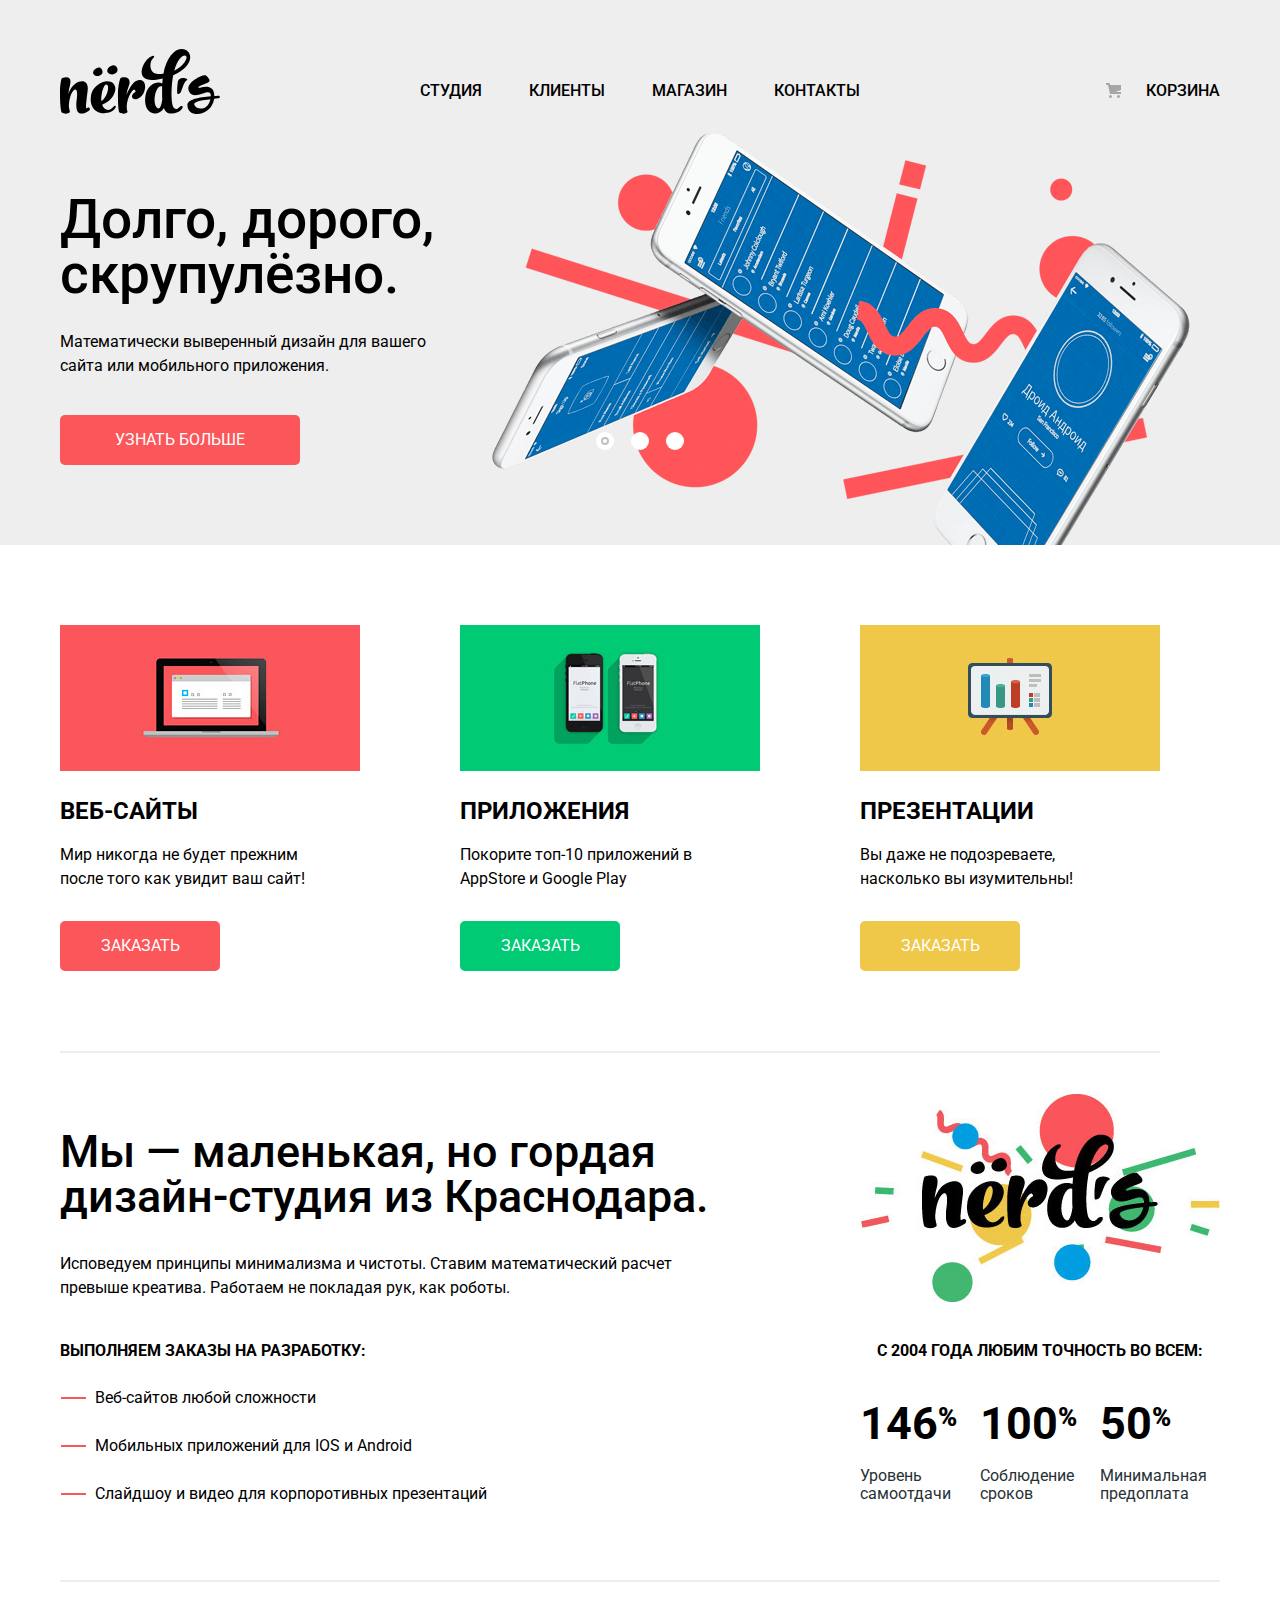
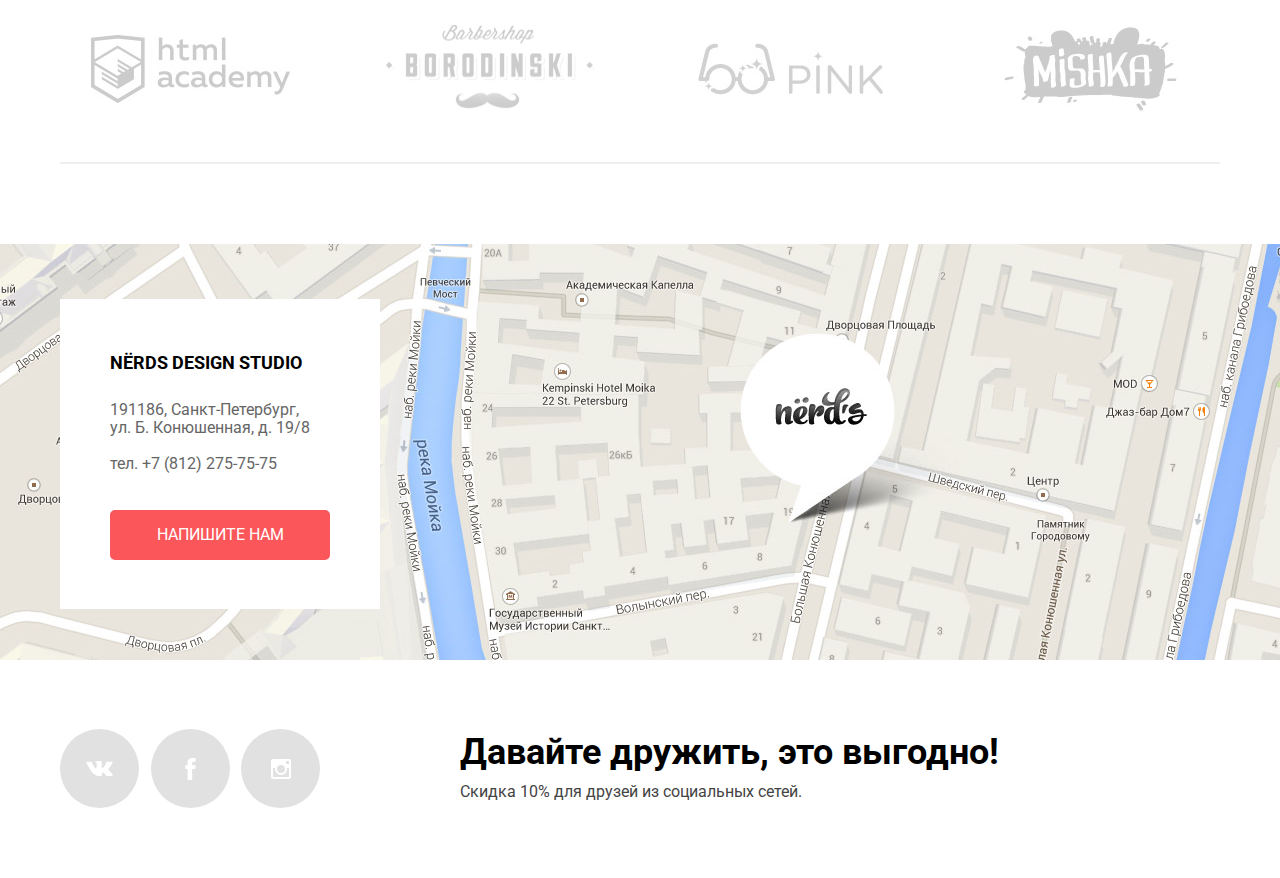
<file: index.html>
<!DOCTYPE html>
<html lang="ru">
  <head>
    <meta charset="utf-8">
    <title>Nerds</title>
    <link href="css\normalize.css" rel="stylesheet">
    <link href="css\mini_style.css" rel="stylesheet">
    <link href="https://fonts.googleapis.com/css?family=Roboto:400,500,700&amp;subset=cyrillic-ext" rel="stylesheet">
  </head>

  <body class="index-page">

  <!--- Хедер --->

    <header class="main-header">

      <nav class="main-navigation container">
        <a class="main-navigation-logo">
          <img src="image\logo\nerds-logo.svg" width="160" height="65"
          alt="Логотип сайта Nerds">
        </a>
        <ul class="main-navigation-list">
          <li><a href="#">Студия</a></li>
          <li><a href="#">Клиенты</a></li>
          <li><a href="catalog.html">Магазин</a></li>
          <li><a href="#">Контакты</a></li>
        </ul>
        <ul class="main-navigation-cart">
          <li><a class="cart-link" href="#">Корзина</a></li>
        </ul>
      </nav>

    <!--- Промо слайдеры --->

      <section class="promo container">
        <h2 class="visually-hidden">Наши слоганы</h2>

        <ul class="sliders">

          <li class="slider slider_1">
            <img class="slider-image slider-image_1" src="image\slide_image\slide_1.png"
            width="698" height="413" alt="Фотография с примером дизайна">
            <div class="slider-wrapper">
              <p class="sliders-text">
                <span>Долго, дорого, скрупулёзно.</span>
                <span>Математически выверенный дизайн для вашего
                  сайта или мобильного приложения.</span>
              </p>
              <a class="button button-slider" href="#">Узнать больше</a>
            </div>
          </li>

          <li class="slider slider_2">
            <img class="slider-image slider-image_2" src="image\slide_image\slide_2.png"
            width="663" height="430" alt="Фотография с примером дизайна">
            <div class="slider-wrapper">
              <p class="sliders-text">
                <span>Любим математику как никто другой</span>
                <span>Никакого креатива, только математические формулы
                  для расчёта идеальных пропорций</span>
              </p>
              <a class="button button-slider" href="#">Узнать больше</a>
            </div>
          </li>

          <li class="slider slider_3">
            <img class="slider-image slider-image_3" src="image\slide_image\slide_3.png"
            width="759" height="411" alt="Фотография с примером дизайна">
            <div class="slider-wrapper">
              <p class="sliders-text">
                <span>Только ночь, только хардкор</span>
                <span>Работать днём, как все? Мы против этого.
                  Ближе к полуночи работа только начинается.</span>
              </p>
              <a class="button button-slider" href="#">Узнать больше</a>
            </div>
          </li>

        </ul>

        <div class="slider-control-wrapper">
        <form class="slider-control" method="post">
          <ul>
            <li class="slider-control-list">
              <label class="slider-control-radio">
                <input class="visually-hidden slider-input" type="radio" name="lsider" checked>
                <span class="slider-control-indicator slider-control-1"></span>
                <span class="visually-hidden">Переключить на первый слайдер</span>
              </label>
            </li>
            <li class="slider-control-list">
              <label class="slider-control-radio">
                <input class="visually-hidden slider-input" type="radio" name="lsider">
                <span class="slider-control-indicator slider-control-2"></span>
                <span class="visually-hidden">Переключить на второй слайдер</span>
              </label>
            </li>
            <li class="slider-control-list">
              <label class="slider-control-radio">
                <input class="visually-hidden slider-input" type="radio" name="lsider">
                <span class="slider-control-indicator slider-control-3"></span>
                <span class="visually-hidden">Переключить на третий слайдер</span>
              </label>
            </li>
          </ul>
        </form>
        </div>

      </section>

    </header>

  <!--- Основное содержание --->

    <main class="container">

    <!--- Преимущества --->

      <section class="advantages">

        <h2 class="visually-hidden">Мы можем делать:</h2>
        <ul class="advantages-list">

          <li class="advantages-item">
            <img class="advantages-image" src="image\adventages\illustration-1.jpg"
              width="300" height="146" alt="Картинка с примером">
            <div class="advantages-tex-wrapper">
              <h3>Веб-сайты</h3>
              <p>Мир никогда не будет прежним после того как увидит ваш сайт!</p>
              <a class="button button-order" href="#">Заказать</a>
          </div>
          </li>

          <li class="advantages-item">
            <img class="advantages-image" src="image\adventages\illustration-2.jpg"
              width="300" height="146" alt="Картинка с примером">
            <div class="advantages-tex-wrapper">
              <h3>Приложения</h3>
              <p>Покорите топ-10 приложений в AppStore и Google Play</p>
              <a class="button button-order" href="#">Заказать</a>
            </div>
          </li>

          <li class="advantages-item">
            <img class="advantages-image" src="image\adventages\illustration-3.jpg"
              width="300" height="146" alt="Картинка с примером">
            <div class="advantages-tex-wrapper">
              <h3>Презентации</h3>
              <p>Вы даже не подозреваете, насколько вы изумительны!</p>
              <a class="button button-order" href="#">Заказать</a>
            </div>
          </li>

        </ul>

      </section>

    <!--- Немного о нас --->

      <section class="about-us">

        <div class="about-us-wrapper">
          <h2 class="visually-hidden">Немного о нас</h2>
          <p class="about-us-text">
            <span>Мы — маленькая, но гордая дизайн-студия из Краснодара.</span>
            <span>Исповедуем принципы минимализма и чистоты. Ставим математический
              расчет превыше креатива. Работаем не покладая рук, как роботы.</span>
          </p>

          <p class="development-order-head">Выполняем заказы на разработку:</p>

          <ul class="development-order-list">
            <li class="development-orders-item">Веб-сайтов любой сложности</li>
            <li class="development-orders-item">Мобильных приложений для IOS и Android</li>
            <li class="development-orders-item">Слайдшоу и видео для корпоротивных презентаций</li>
          </ul>
        </div>

        <div class="about-us-wrapper">
          <img class="about-us-image" src="image\about_us\nerds-illustration.jpg"
          width="360" height="208" alt="Логотип Nerds">
          <table class="about-us-table">
            <caption>С 2004 года любим точность во всем:</caption>
            <tr>
              <td>146<b>%</b></td>
              <td>100<b>%</b></td>
              <td>50<b>%</b></td>
            </tr>
            <tr>
              <td>Уровень самоотдачи</td>
              <td>Соблюдение сроков</td>
              <td>Минимальная предоплата</td>
            </tr>
          </table>
        </div>

      </section>

    <!--- Наши работы --->

      <section class="our-projects">

        <h2 class="visually-hidden">Наши работы</h2>

        <ul class="our-product-list">
          <li class="our-projects-item">
            <a href="#"><span class="visually-hidden">Html Академия</span>
            <img class="our-projects-image" src="image\our_projects\logo_1.jpg"
             width="199" height="68" alt="Html Академия">
            </a>
          </li>
          <li class="our-projects-item">
            <a href="#"><span class="visually-hidden">Барбершоп Бородинский</span>
            <img class="our-projects-image" src="image\our_projects\logo_2.jpg"
             width="209" height="87" alt="Барбершоп Бородинский">
            </a>
          </li>
          <li class="our-projects-item">
            <a href="#"><span class="visually-hidden">Пинк</span>
            <img class="our-projects-image" src="image\our_projects\logo_3.jpg"
              width="185" height="52" alt="Pink">
            </a>
          </li>
          <li class="our-projects-item">
            <a href="#"><span class="visually-hidden">Мишка</span>
            <img class="our-projects-image" src="image\our_projects\logo_4.jpg"
              width="173" height="84" alt="Мишка">
            </a>
          </li>
        </ul>

      </section>

    </main>

    <!--- Подвал --->

    <footer class="main-footer">

      <img class="map" src="image\map\map.jpg" width="1440" height="416"
       alt="Наш адрес: Санкт-Петербург, ул. Б. Конюшенная, д. 19/8">
      <div class="container">
        <section class="footer-contacts">
          <h2>NЁRDS DESIGN STUDIO</h2>
          <p>191186, Санкт-Петербург,<br> ул. Б. Конюшенная, д. 19/8<br><br>
            тел. +7 (812) 275-75-75</p>
          <a class="button button-contacts" href="#">Напишите нам</a>
        </section>

        <div class="footer-bottom">
          <ul class="social">
            <li>
              <a class="button social-button" href="#">
                <svg xmlns="http://www.w3.org/2000/svg" width="27" height="15" viewBox="0 0 26.14 14.91"><path d="M26 13.47l-.09-.17a13.55 13.55 0 0 0-2.6-3q-.87-.83-1.1-1.12A1 1 0 0 1 22 8a10.27 10.27 0 0 1 1.22-1.78l.88-1.16q2.35-3.13 2-4L26 .94a.8.8 0 0 0-.4-.22 2.14 2.14 0 0 0-.87 0h-3.92a.51.51 0 0 0-.27 0h-.3a.6.6 0 0 0-.15.14.93.93 0 0 0-.14.24 22.22 22.22 0 0 1-1.46 3.06q-.5.84-.93 1.46a7 7 0 0 1-.71.91 4.94 4.94 0 0 1-.52.47q-.23.18-.35.15l-.23-.05a.9.9 0 0 1-.31-.33 1.49 1.49 0 0 1-.16-.53V1.6a3.14 3.14 0 0 0 0-.62 2.12 2.12 0 0 0-.14-.44.73.73 0 0 0-.28-.33 1.57 1.57 0 0 0-.46-.18A9 9 0 0 0 12.57 0a8.93 8.93 0 0 0-3.25.33 1.83 1.83 0 0 0-.52.41q-.25.3-.07.33a1.67 1.67 0 0 1 1.16.59l.08.16a2.6 2.6 0 0 1 .19.63 6.32 6.32 0 0 1 .12 1 10.59 10.59 0 0 1 0 1.7q-.07.71-.13 1.1a2.21 2.21 0 0 1-.18.64 2.69 2.69 0 0 1-.16.3l-.07.07a1 1 0 0 1-.37.07.86.86 0 0 1-.46-.19 3.27 3.27 0 0 1-.56-.52 7 7 0 0 1-.66-.93q-.37-.6-.76-1.42l-.22-.39q-.2-.38-.56-1.11t-.62-1.43A.9.9 0 0 0 5.2.9h-.07a.93.93 0 0 0-.22-.16A1.44 1.44 0 0 0 4.6.65L.87.68A1 1 0 0 0 .1.94L0 1a.44.44 0 0 0 0 .22 1.08 1.08 0 0 0 .08.37Q.9 3.53 1.86 5.31t1.66 2.87Q4.23 9.27 5 10.24t1 1.24l.37.41.34.33a8.06 8.06 0 0 0 1 .78 16.34 16.34 0 0 0 1.4.9 7.6 7.6 0 0 0 1.79.72 6.19 6.19 0 0 0 2 .22h1.57a1.08 1.08 0 0 0 .72-.3l.05-.07a.9.9 0 0 0 .1-.25 1.38 1.38 0 0 0 0-.37 4.48 4.48 0 0 1 .09-1.05 2.77 2.77 0 0 1 .23-.71 1.74 1.74 0 0 1 .29-.4 1.19 1.19 0 0 1 .23-.2h.11a.86.86 0 0 1 .77.21 4.52 4.52 0 0 1 .83.79q.39.47.93 1.05a6.41 6.41 0 0 0 1 .87l.27.16a3.31 3.31 0 0 0 .71.3 1.53 1.53 0 0 0 .76.07l3.48-.05a1.58 1.58 0 0 0 .8-.17.68.68 0 0 0 .34-.37 1.06 1.06 0 0 0 0-.46 1.71 1.71 0 0 0-.1-.36z" fill="#fff"/>
                </svg>
                <span class="visually-hidden">Вконтакте</span>
              </a>
            </li>
            <li>
              <a class="button social-button" href="#">
                <svg xmlns="http://www.w3.org/2000/svg" width="19" height="22" viewBox="0 0 10.15 21.74"><path d="M3.34 1.12A4.77 4.77 0 0 1 6.53 0h3.61v3.81H7.81a1.07 1.07 0 0 0-1.09.83v2.55h3.42c-.08 1.23-.24 2.45-.41 3.67h-3v10.87H2.21V10.86H0V7.21h2.19V3.66a3.83 3.83 0 0 1 1.15-2.54z" fill="#fff"/></svg>
                <span class="visually-hidden">Фэйсбук</span>
              </a>
            </li>
            <li>
              <a class="button social-button" href="#">
                <svg xmlns="http://www.w3.org/2000/svg" width="20" height="20" viewBox="0 0 20 20"><path d="M18 0H2a2 2 0 0 0-2 2v16a2 2 0 0 0 2 2h16a2 2 0 0 0 2-2V2a2 2 0 0 0-2-2zm-8 6a4 4 0 1 1-4 4 4 4 0 0 1 4-4zM2.5 18a.47.47 0 0 1-.5-.5V9h2.1a3.4 3.4 0 0 0-.1 1 6 6 0 1 0 12 0 3.4 3.4 0 0 0-.1-1H18v8.5a.47.47 0 0 1-.5.5zM18 4.5a.47.47 0 0 1-.5.5h-2a.47.47 0 0 1-.5-.5v-2a.47.47 0 0 1 .5-.5h2a.47.47 0 0 1 .5.5z" fill="#fff"/></svg>
                <span class="visually-hidden">Инстаграм</span>
              </a>
            </li>
          </ul>

          <p>
            <span>Давайте дружить, это выгодно!</span>
            <span>Скидка 10% для друзей из социальных сетей.</span>
          </p>
        </div>
      </div>

    </footer>

    <!--- Модалка --->

    <section class="modal">
      <h2>Напишите нам</h2>
      <form class="modal-form" method="post">
        <p>
          <label for="modal-name">Ваше имя:</label>
          <input id="modal-name" class="modal-name" type="text"
          name="name" placeholder="Имя Фамилия">
        </p>
        <p>
          <label for="modal-email">Ваш e-mail:</label>
          <input id="modal-email" class="modal-email" type="text"
           name="email" placeholder="email@example.com">
        </p>
        <p>
          <label for="modal-message">Текст письма:</label>
          <textarea name="message" rows="3" cols="80"></textarea>
        </p>
        <button class="button" type="submit">Отправить</button>
      </form>
      <button class="modal-close"><span class="visually-hidden">Закрыть</span></button>
    </section>

    <script src="js\main_scrypt.js"></script>
    <script src="js\index_scrypt.js"></script>

  </body>
</html>
</file>
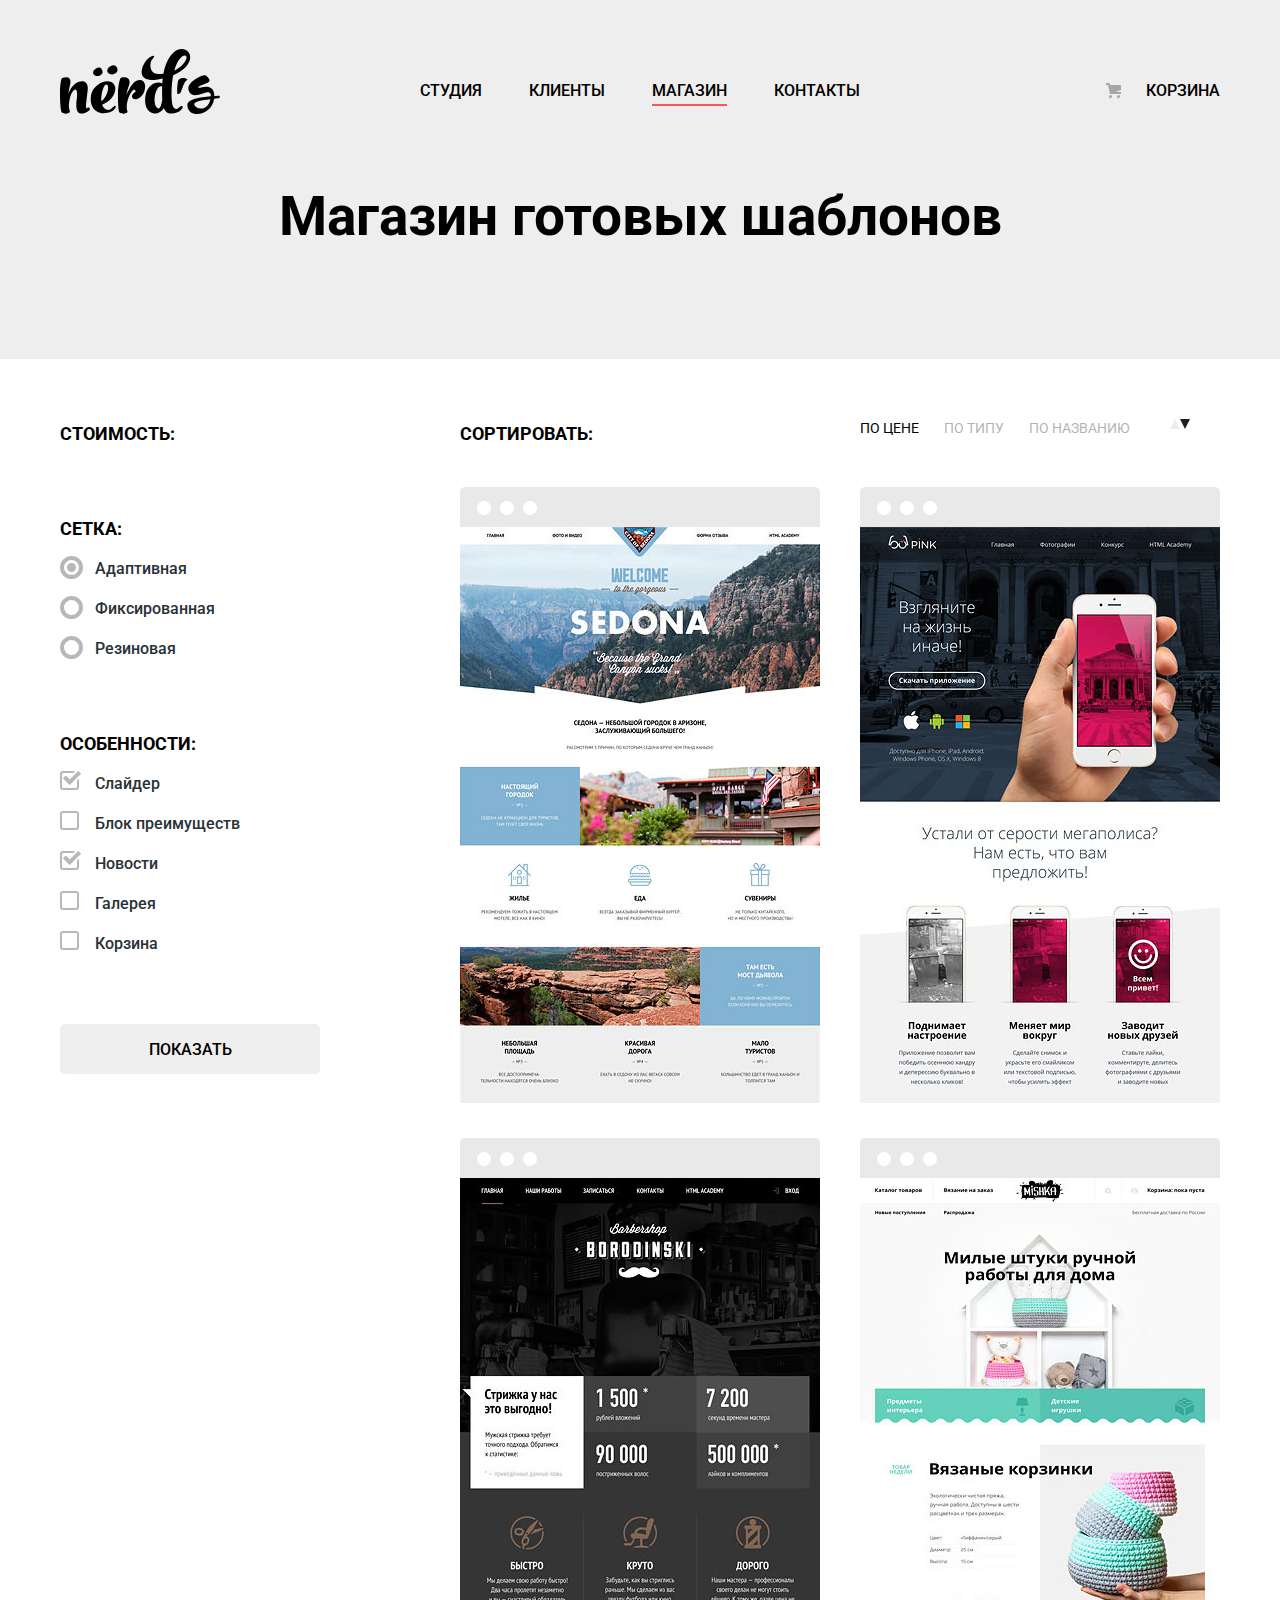
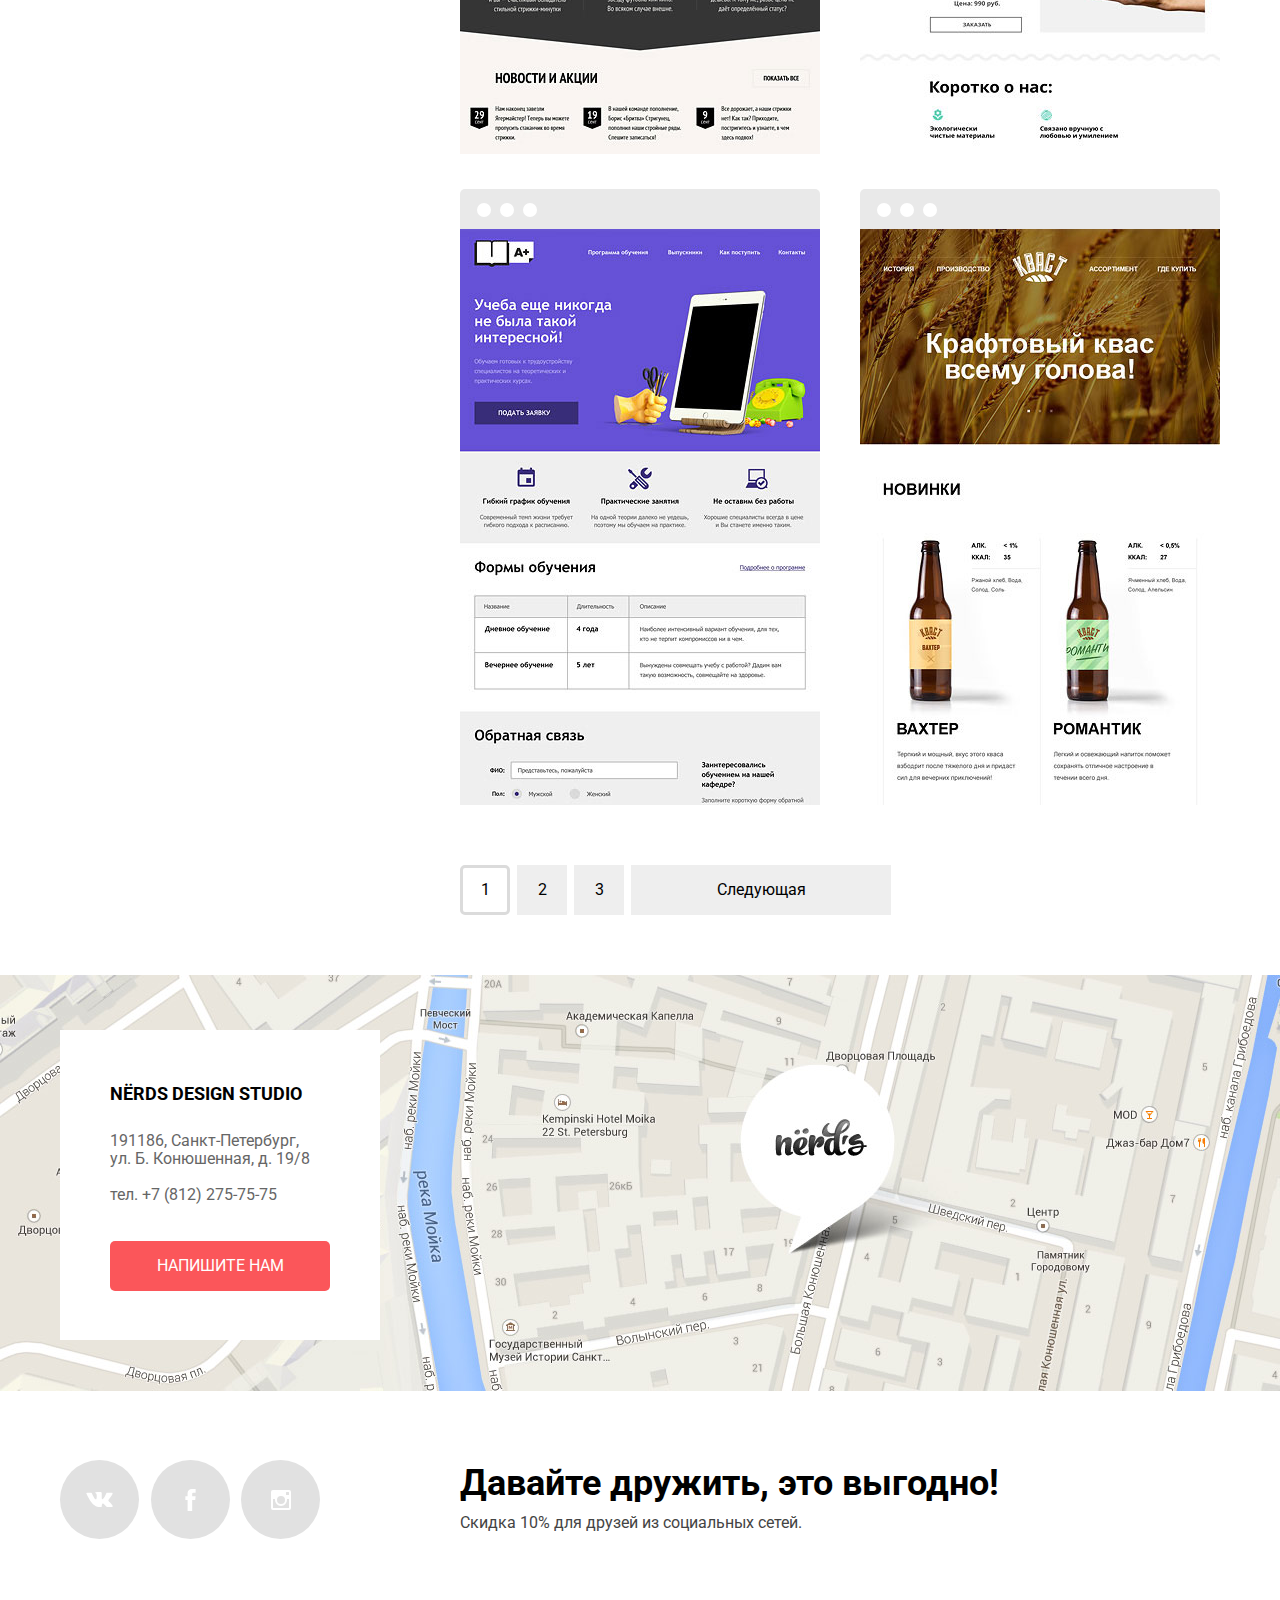
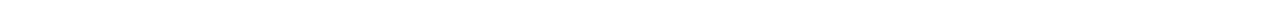
<file: catalog.html>
<!DOCTYPE html>
<html lang="ru">
<title>Nerds</title>
  <head>
    <meta charset="utf-8">
    <title>Nerds</title>
    <link href="css\normalize.css" rel="stylesheet">
    <link href="css\style.css" rel="stylesheet">
    <link href="https://fonts.googleapis.com/css?family=Roboto:400,500,700&amp;subset=cyrillic-ext" rel="stylesheet">
  </head>

  <body class="inner-page">

    <!--- Хедер --->

    <header class="main-header">

      <div class="container">
        <nav class="main-navigation">
          <a href="index.html" class="main-navigation-logo">
            <img src="image\logo\nerds-logo.svg" width="160" height="65"
            alt="Логотип сайта Nerds">
          </a>
          <ul class="main-navigation-list">
            <li><a href="#">Студия</a></li>
            <li><a href="#">Клиенты</a></li>
            <li class="site-navigation-current"><a>Магазин</a></li>
            <li><a href="#">Контакты</a></li>
          </ul>
          <ul class="main-navigation-cart">
            <li><a class="cart-link" href="cart.html">Корзина</a></li>
          </ul>
        </nav>

        <h1>Магазин готовых шаблонов</h1>

      </div>

    </header>

    <main class="container catalog-wrapper">
      <h2 class="visually-hidden">Фильтр шаблонов</h2>
      <section class="filters">
        <form class="filter" action="index.html" method="get">

          <fieldset>
            <legend>Стоимость:</legend>
            <!--- Место для ползунков --->
          </fieldset>

          <fieldset>
            <legend>Сетка:</legend>
            <ul>
              <li class="filter-option">
                <label class="filter-option-radio">
                  <input class="visually-hidden filter-input filter-input-radio"
                    type="radio" name="product-group" value="adaptive" checked>
                  <span class="radio-indicator"></span>
                  <span>Адаптивная</span>
                 </label>
              </li>
              <li class="filter-option">
                <label class="filter-option-radio">
                  <input class="visually-hidden filter-input filter-input-radio"
                    type="radio" name="product-group" value="fixed">
                  <span class="radio-indicator"></span>
                  <span>Фиксированная</span>
                </label>
              </li>
              <li class="filter-option">
                <label class="filter-option-radio">
                  <input class="visually-hidden filter-input filter-input-radio"
                    type="radio" name="product-group" value="rubber">
                  <span class="radio-indicator"></span>
                  <span>Резиновая</span>
                </label>
              </li>
            </ul>
          </fieldset>

          <fieldset>
            <legend>Особенности:</legend>
            <ul>
              <li class="filter-option">
                <label class="filter-option-checkbox">
                  <input class="visually-hidden filter-input filter-input-checkbox"
                    type="checkbox" name="slider" checked>
                  <span class="checkbox-indicator"></span>
                  <span>Слайдер</span>
                </label>
              </li>
              <li class="filter-option">
                <label class="filter-option-checkbox">
                  <input class="visually-hidden filter-input filter-input-checkbox"
                    type="checkbox" name="advantages">
                  <span class="checkbox-indicator"></span>
                  <span>Блок преимуществ</span>
                </label>
              </li>
              <li class="filter-option">
                <label class="filter-option-checkbox">
                  <input class="visually-hidden filter-input filter-input-checkbox"
                    type="checkbox" name="news" checked>
                  <span class="checkbox-indicator"></span>
                  <span>Новости</span>
                </label>
              </li>
              <li class="filter-option">
                <label class="filter-option-checkbox">
                  <input class="visually-hidden filter-input filter-input-checkbox"
                    type="checkbox" name="gallery">
                  <span class="checkbox-indicator"></span>
                  <span>Галерея</span>
                </label>
              </li>
              <li class="filter-option">
                <label class="filter-option-checkbox">
                  <input class="visually-hidden filter-input filter-input-checkbox"
                    type="checkbox" name="cart">
                  <span class="checkbox-indicator"></span>
                  <span>Корзина</span>
                </label>
              </li>
            </ul>
          </fieldset>

          <button type="submit" class="button filter-button">Показать</button>

        </form>
      </section>

      <section class="catalog">

        <h2 class="visually-hidden">Фильтр по классу</h2>

        <form class="catalog-filter" method="get">
          <p>Сортировать:</p>
          <div class="catalog-filter-wrapper">
            <fieldset>
              <ul class="catalog-filter-list">
                <li>
                  <label>
                    <input class="visually-hidden" id="filter-price" type="radio"
                      name="sorting-group" value="price" checked>
                    <span>По цене</span>
                  </label>
                </li>
                <li>
                  <label>
                    <input class="visually-hidden" id="filter-type" type="radio"
                      name="sorting-group" value="type">
                    <span>По типу</span>
                  </label>
                </li>
                <li>
                  <label>
                    <input class="visually-hidden" id="filter-name" type="radio"
                      name="sorting-group" value="name">
                    <span>По названию</span>
                  </label>
                </li>
              </ul>
            </fieldset>
            <fieldset>
              <legend class="visually-hidden">Сортировка по алфавиту</legend>
              <ul class="filter-sort-list">
                <li class="filter-sort-item">
                  <label class="filter-sort-option">
                    <input class="visually-hidden" type="radio"
                      name="filter-sort" value="sort-down" checked>
                    <span class="filter-sort-indicator"></span>
                    <span class="visually-hidden">По убыванию</span>
                  </label>
                </li>
                <li class="filter-sort-item">
                  <label class="filter-sort-option">
                    <input class="visually-hidden" type="radio"
                      name="filter-sort" value="sort-up">
                    <span class="filter-sort-indicator"></span>
                    <span class="visually-hidden">По возрастанию</span>
                  </label>
                </li>
              </ul>
            </fieldset>
          </div>
        </form>

        <h2 class="visually-hidden">Список шаблонов</h2>

        <ul class="catalog-list">

          <li class="catalog-item">
            <span class="catalog-item-circle"></span>
            <div class="catalog-item-info">
              <h3>Sedona</h3>
              <p>Информацонный сайт для туристов</p>
              <button class="button" type="button" name="sedona">9 900 руб.</button>
            </div>
            <a href="#">
              <img src="image\product_image\sedona.jpg" width="360" height="576" alt="Седона">
            </a>
          </li>

          <li class="catalog-item">
            <span class="catalog-item-circle"></span>
            <div class="catalog-item-info">
              <h3>Pink app</h3>
              <p>Продуктовый лендинг приложения для iOS и Android</p>
              <button class="button" type="button" name="sedona">9 900 руб.</button>
            </div>
            <a href="#">
              <img src="image\product_image\pink.jpg" width="360" height="576" alt="Пинк">
            </a>
          </li>

          <li class="catalog-item">
            <span class="catalog-item-circle"></span>
            <div class="catalog-item-info">
              <h3>Barbershop</h3>
              <p>Сайт салоны красоты. Для мужчин, да.</p>
              <button class="button" type="button" name="sedona">9 900 руб.</button>
            </div>
            <a href="#">
              <img src="image\product_image\barbershop.jpg" width="360" height="576" alt="Барбершоп">
            </a>
          </li>

          <li class="catalog-item">
            <span class="catalog-item-circle"></span>
            <div class="catalog-item-info">
              <h3>Mishka</h3>
              <p>Интернет-магазин вязаных игрушек</p>
              <button class="button" type="button" name="sedona">9 900 руб.</button>
            </div>
            <a href="#">
              <img src="image\product_image\mishka.jpg" width="360" height="576" alt="Мишка">
            </a>
          </li>

          <li class="catalog-item">
            <span class="catalog-item-circle"></span>
            <div class="catalog-item-info">
              <h3>A plus</h3>
              <p>Лендинг курсов повышения квалификации</p>
              <button class="button" type="button" name="sedona">9 900 руб.</button>
            </div>
            <a href="#">
              <img src="image\product_image\aplus.jpg" width="360" height="576" alt="А плюс">
            </a>
          </li>

          <li class="catalog-item">
            <span class="catalog-item-circle"></span>
            <div class="catalog-item-info">
              <h3>Кваст</h3>
              <p>Промо-сайт производителя крафтового кваса</p>
              <button class="button" type="button" name="sedona">9 900 руб.</button>
            </div>
            <a href="#">
              <img src="image\product_image\kvast.jpg" width="360" height="576" alt="Кваст">
            </a>
          </li>

        </ul>

        <ul class="pagination-list">
          <li class="pagination-ltem pagination-ltem-current"><a>1</a></li>
          <li class="pagination-ltem"><a href="#">2</a></li>
          <li class="pagination-ltem"><a href="#">3</a></li>
          <li class="pagination-ltem"><a href="#">Следующая</a></li>
        </ul>

      </section>

    </main>

    <!--- Подвал --->

    <footer class="main-footer">

      <img class="map" src="image\map\map.jpg" width="1440" height="416"
       alt="Наш адрес: Санкт-Петербург, ул. Б. Конюшенная, д. 19/8">
      <div class="container">
        <section class="footer-contacts">
          <h2>NЁRDS DESIGN STUDIO</h2>
          <p>191186, Санкт-Петербург,<br> ул. Б. Конюшенная, д. 19/8<br><br>
            тел. +7 (812) 275-75-75</p>
          <a class="button button-contacts" href="modal_question.html">Напишите нам</a>
        </section>

        <div class="footer-bottom">
          <ul class="social">
            <li>
              <a class="button social-button" href="#">
                <svg xmlns="http://www.w3.org/2000/svg" width="27" height="15" viewBox="0 0 26.14 14.91"><path d="M26 13.47l-.09-.17a13.55 13.55 0 0 0-2.6-3q-.87-.83-1.1-1.12A1 1 0 0 1 22 8a10.27 10.27 0 0 1 1.22-1.78l.88-1.16q2.35-3.13 2-4L26 .94a.8.8 0 0 0-.4-.22 2.14 2.14 0 0 0-.87 0h-3.92a.51.51 0 0 0-.27 0h-.3a.6.6 0 0 0-.15.14.93.93 0 0 0-.14.24 22.22 22.22 0 0 1-1.46 3.06q-.5.84-.93 1.46a7 7 0 0 1-.71.91 4.94 4.94 0 0 1-.52.47q-.23.18-.35.15l-.23-.05a.9.9 0 0 1-.31-.33 1.49 1.49 0 0 1-.16-.53V1.6a3.14 3.14 0 0 0 0-.62 2.12 2.12 0 0 0-.14-.44.73.73 0 0 0-.28-.33 1.57 1.57 0 0 0-.46-.18A9 9 0 0 0 12.57 0a8.93 8.93 0 0 0-3.25.33 1.83 1.83 0 0 0-.52.41q-.25.3-.07.33a1.67 1.67 0 0 1 1.16.59l.08.16a2.6 2.6 0 0 1 .19.63 6.32 6.32 0 0 1 .12 1 10.59 10.59 0 0 1 0 1.7q-.07.71-.13 1.1a2.21 2.21 0 0 1-.18.64 2.69 2.69 0 0 1-.16.3l-.07.07a1 1 0 0 1-.37.07.86.86 0 0 1-.46-.19 3.27 3.27 0 0 1-.56-.52 7 7 0 0 1-.66-.93q-.37-.6-.76-1.42l-.22-.39q-.2-.38-.56-1.11t-.62-1.43A.9.9 0 0 0 5.2.9h-.07a.93.93 0 0 0-.22-.16A1.44 1.44 0 0 0 4.6.65L.87.68A1 1 0 0 0 .1.94L0 1a.44.44 0 0 0 0 .22 1.08 1.08 0 0 0 .08.37Q.9 3.53 1.86 5.31t1.66 2.87Q4.23 9.27 5 10.24t1 1.24l.37.41.34.33a8.06 8.06 0 0 0 1 .78 16.34 16.34 0 0 0 1.4.9 7.6 7.6 0 0 0 1.79.72 6.19 6.19 0 0 0 2 .22h1.57a1.08 1.08 0 0 0 .72-.3l.05-.07a.9.9 0 0 0 .1-.25 1.38 1.38 0 0 0 0-.37 4.48 4.48 0 0 1 .09-1.05 2.77 2.77 0 0 1 .23-.71 1.74 1.74 0 0 1 .29-.4 1.19 1.19 0 0 1 .23-.2h.11a.86.86 0 0 1 .77.21 4.52 4.52 0 0 1 .83.79q.39.47.93 1.05a6.41 6.41 0 0 0 1 .87l.27.16a3.31 3.31 0 0 0 .71.3 1.53 1.53 0 0 0 .76.07l3.48-.05a1.58 1.58 0 0 0 .8-.17.68.68 0 0 0 .34-.37 1.06 1.06 0 0 0 0-.46 1.71 1.71 0 0 0-.1-.36z" fill="#fff"/>
                </svg>
                <span class="visually-hidden">Вконтакте</span>
              </a>
            </li>
            <li>
              <a class="button social-button" href="#">
                <svg xmlns="http://www.w3.org/2000/svg" width="19" height="22" viewBox="0 0 10.15 21.74"><path d="M3.34 1.12A4.77 4.77 0 0 1 6.53 0h3.61v3.81H7.81a1.07 1.07 0 0 0-1.09.83v2.55h3.42c-.08 1.23-.24 2.45-.41 3.67h-3v10.87H2.21V10.86H0V7.21h2.19V3.66a3.83 3.83 0 0 1 1.15-2.54z" fill="#fff"/></svg>
                <span class="visually-hidden">Фэйсбук</span>
              </a>
            </li>
            <li>
              <a class="button social-button" href="#">
                <svg xmlns="http://www.w3.org/2000/svg" width="20" height="20" viewBox="0 0 20 20"><path d="M18 0H2a2 2 0 0 0-2 2v16a2 2 0 0 0 2 2h16a2 2 0 0 0 2-2V2a2 2 0 0 0-2-2zm-8 6a4 4 0 1 1-4 4 4 4 0 0 1 4-4zM2.5 18a.47.47 0 0 1-.5-.5V9h2.1a3.4 3.4 0 0 0-.1 1 6 6 0 1 0 12 0 3.4 3.4 0 0 0-.1-1H18v8.5a.47.47 0 0 1-.5.5zM18 4.5a.47.47 0 0 1-.5.5h-2a.47.47 0 0 1-.5-.5v-2a.47.47 0 0 1 .5-.5h2a.47.47 0 0 1 .5.5z" fill="#fff"/></svg>
                <span class="visually-hidden">Инстаграм</span>
              </a>
            </li>
          </ul>

          <p>
            <span>Давайте дружить, это выгодно!</span>
            <span>Скидка 10% для друзей из социальных сетей.</span>
          </p>
        </div>
      </div>

    </footer>

    <!--- Модалка --->

    <section class="modal">
      <h2>Напишите нам</h2>
      <form class="modal-form" method="post">
        <p>
          <label for="modal-name">Ваше имя:</label>
          <input id="modal-name" class="modal-name" type="text"
          name="name" placeholder="Имя Фамилия">
        </p>
        <p>
          <label for="modal-email">Ваш e-mail:</label>
          <input id="modal-email" class="modal-email" type="text"
           name="email" placeholder="email@example.com">
        </p>
        <p>
          <label for="modal-message">Текст письма:</label>
          <textarea name="message" rows="3" cols="80"></textarea>
        </p>
        <button class="button" type="submit">Отправить</button>
      </form>
      <button class="modal-close"><span class="visually-hidden">Закрыть</span></button>
    </section>

    <script src="js\main_scrypt.js"></script>
    <script src="js\catalog_scrypt.js"></script>

  </body>
</html>
</file>
